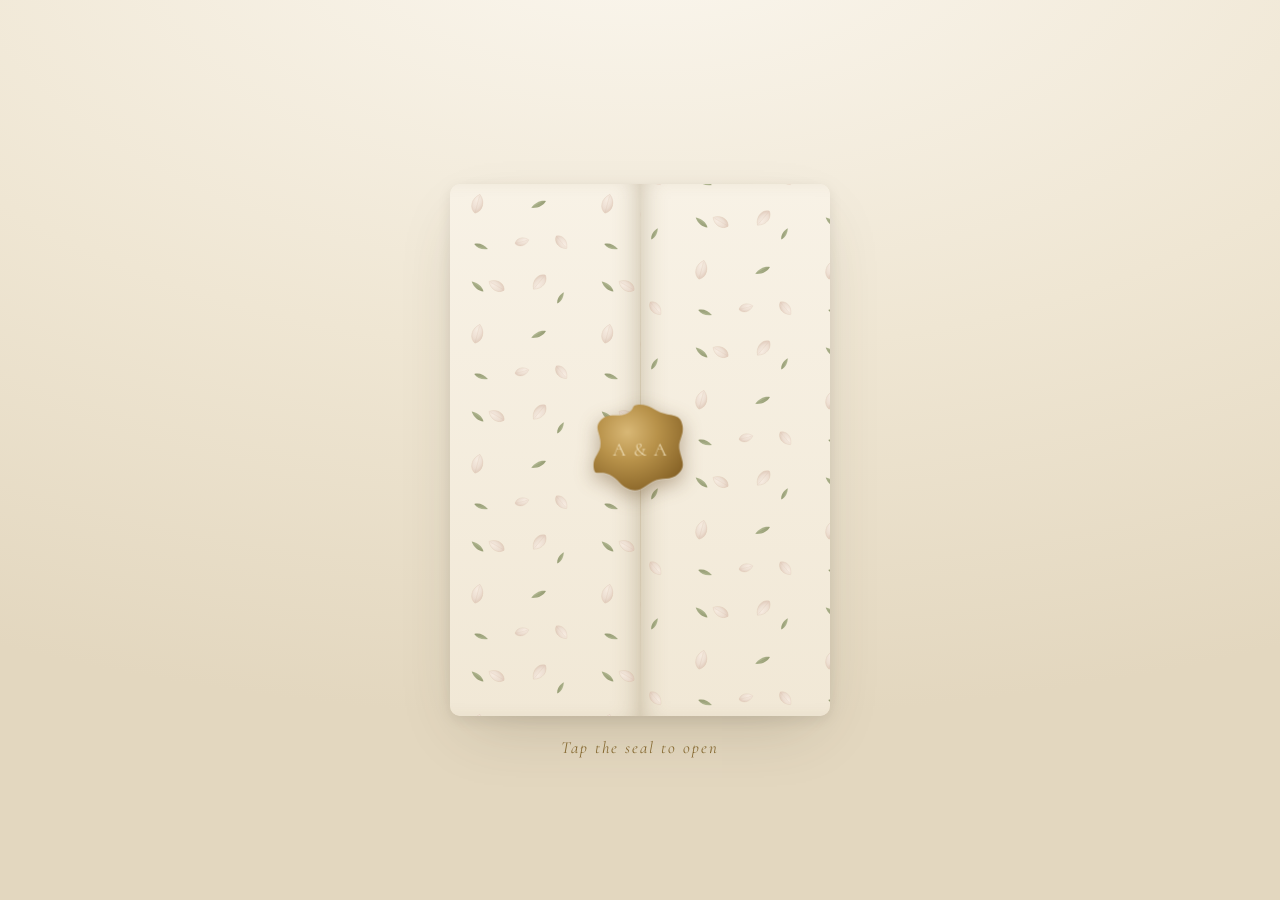
<file: index.html>
<!DOCTYPE html>
<html lang="en">
<head>
  <meta charset="UTF-8" />
  <meta name="viewport" content="width=device-width, initial-scale=1.0" />
  <title>Amna &amp; Adil — Nikkah Invitation</title>
  <meta name="description" content="You are cordially invited to the Nikkah of Amna &amp; Adil." />

  <link rel="preconnect" href="https://fonts.googleapis.com" />
  <link rel="preconnect" href="https://fonts.gstatic.com" crossorigin />
  <link href="https://fonts.googleapis.com/css2?family=Cormorant+Garamond:ital,wght@0,400;0,500;0,600;1,400;1,500&family=Pinyon+Script&family=Cormorant:wght@300;500;600&family=Amiri:wght@400;700&family=EB+Garamond:ital@0;1&display=swap" rel="stylesheet" />

  <link rel="stylesheet" href="styles.css" />
</head>
<body>

  <main class="stage" id="stage">

    <!-- ================= ENVELOPE ================= -->
    <section class="envelope-scene" id="scene">
      <p class="open-hint" id="hint">Tap the seal to open</p>

      <div class="envelope" id="envelope" role="button" tabindex="0" aria-label="Open the invitation">
        <div class="door door-left">
          <div class="leaf-field"></div>
        </div>
        <div class="door door-right">
          <div class="leaf-field"></div>
        </div>
        <div class="seam" aria-hidden="true"></div>

        <!-- personalised addressee (filled from the invite link) -->
        <div class="env-to" id="envTo" hidden>
          <span class="env-to-label">To</span>
          <span class="env-to-name" id="envToName"></span>
        </div>

        <!-- gold wax seal -->
        <div class="seal" id="seal" aria-hidden="true">
          <svg viewBox="0 0 100 100" class="seal-svg">
            <defs>
              <radialGradient id="wax" cx="38%" cy="32%" r="75%">
                <stop offset="0%" stop-color="#d9b876"/>
                <stop offset="45%" stop-color="#b8924a"/>
                <stop offset="100%" stop-color="#876327"/>
              </radialGradient>
            </defs>
            <path class="seal-blob" fill="url(#wax)" d="M50 4c10 0 14 6 24 9s17 1 19 12-5 15-3 25 7 16-1 24-17 3-26 8-13 11-23 8-11-10-21-15S4 78 3 67s8-14 7-25S3 27 11 19s17-1 26-6S40 4 50 4z"/>
            <text x="50" y="50" dx="0.9" text-anchor="middle" dominant-baseline="central"
                  font-family="'Cormorant', 'Cormorant Garamond', serif" font-weight="300"
                  font-size="19" fill="#f6e8c6" opacity="0.92" letter-spacing="1.8">A &amp; A</text>
          </svg>
        </div>
      </div>
    </section>

    <!-- ================= INVITATION CARD ================= -->
    <article class="card" id="card" aria-hidden="true">
      <div class="card-bg" aria-hidden="true"></div>
      <div class="card-frame" aria-hidden="true"></div>

      <!-- intricate gold arch -->
      <div class="arch" aria-hidden="true"></div>

      <!-- faint mosque silhouette + bottom floral cluster -->
      <div class="mosque" aria-hidden="true"></div>
      <div class="florals-bottom" aria-hidden="true"></div>

      <div class="card-content">
        <p class="bismillah">بِسْمِ اللَّهِ الرَّحْمَٰنِ الرَّحِيمِ</p>

        <p class="blessing">With the blessings of Allah,<br />we request the honour of your presence<br />at the Nikkah of</p>

        <h1 class="names">
          <span class="name">Amna Mughal</span>
          <span class="amp">&amp;</span>
          <span class="name">Adil Kapadia</span>
        </h1>

        <div class="when">
          <span class="w-month">March</span>
          <span class="w-day">25</span>
          <span class="w-year">2027</span>
        </div>
        <p class="when-sub">Thursday, at 2:00 in the afternoon</p>

        <p class="venue">Mosque</p>

        <button class="rsvp-btn" id="rsvpBtn" type="button" hidden>RSVP</button>
      </div>
    </article>

    <button class="reset-btn" id="reset" type="button" hidden>Close invitation</button>

    <!-- ================= RSVP MODAL ================= -->
    <div class="rsvp-modal" id="rsvpModal" hidden>
      <div class="rsvp-backdrop" id="rsvpBackdrop"></div>
      <div class="rsvp-box" role="dialog" aria-modal="true" aria-labelledby="rsvpName">
        <button class="rsvp-close" id="rsvpClose" type="button" aria-label="Close">&times;</button>

        <p class="rsvp-eyebrow">Kindly Respond</p>
        <h2 class="rsvp-name" id="rsvpName">&nbsp;</h2>
        <p class="rsvp-invited" id="rsvpInvited"></p>

        <div class="rsvp-choice">
          <button class="choice-btn" data-choice="accepted" id="btnAccept" type="button">Joyfully Accept</button>
          <button class="choice-btn" data-choice="declined" id="btnDecline" type="button">Regretfully Decline</button>
        </div>

        <div class="rsvp-seats" id="rsvpSeats" hidden>
          <label for="seatCount">Guests attending</label>
          <div class="seat-stepper">
            <button type="button" id="seatMinus" aria-label="Fewer">&minus;</button>
            <span id="seatCount">1</span>
            <button type="button" id="seatPlus" aria-label="More">+</button>
          </div>
        </div>

        <textarea class="rsvp-note" id="rsvpNote" rows="2" placeholder="A note for the couple (optional)"></textarea>

        <button class="rsvp-submit" id="rsvpSubmit" type="button" disabled>Send RSVP</button>
        <p class="rsvp-feedback" id="rsvpFeedback" aria-live="polite"></p>
      </div>
    </div>
  </main>

  <script src="script.js"></script>
  <script type="module" src="js/invite.js"></script>
</body>
</html>
</file>
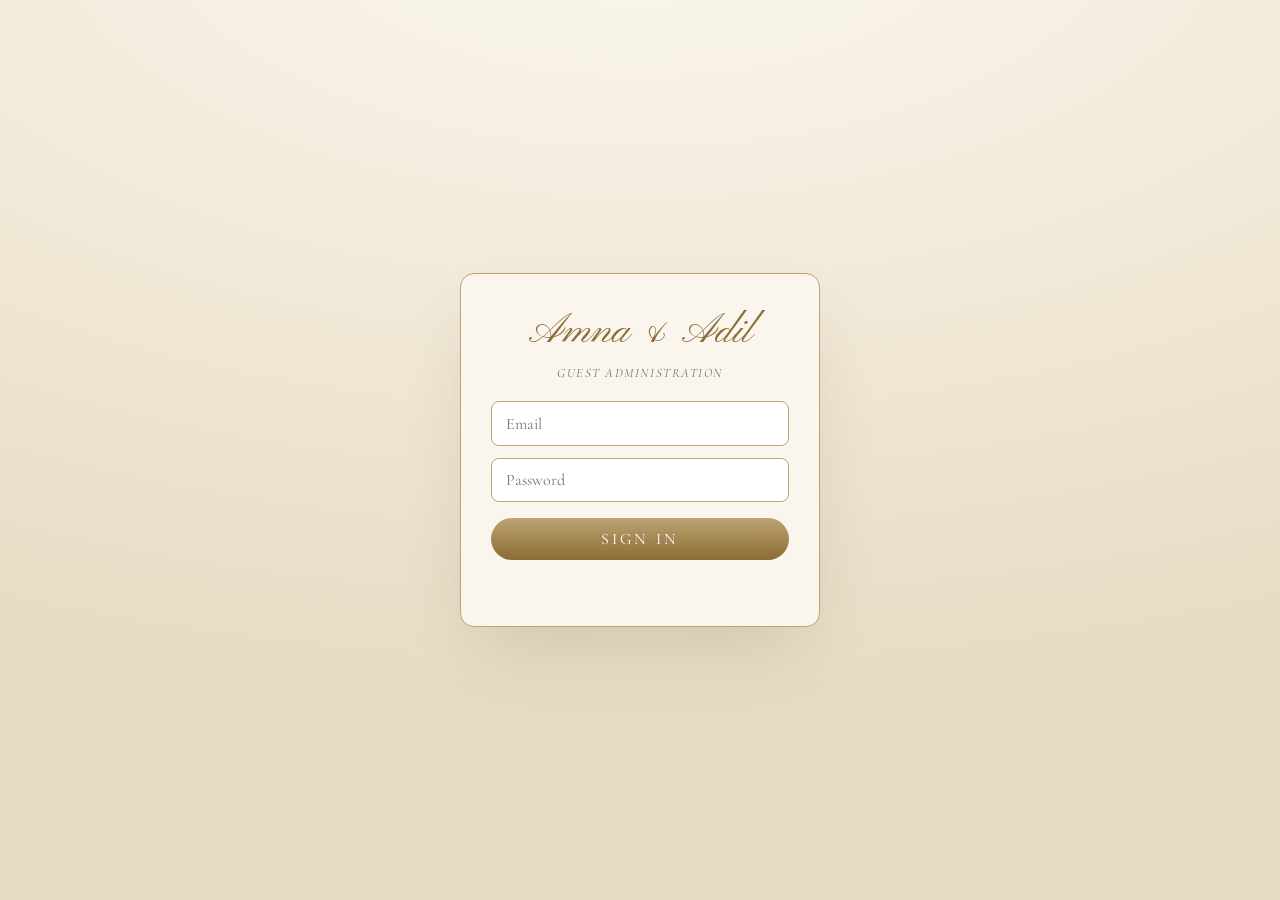
<file: admin.html>
<!DOCTYPE html>
<html lang="en">
<head>
  <meta charset="UTF-8" />
  <meta name="viewport" content="width=device-width, initial-scale=1.0" />
  <title>Guest Admin — Amna &amp; Adil</title>
  <link rel="preconnect" href="https://fonts.googleapis.com" />
  <link rel="preconnect" href="https://fonts.gstatic.com" crossorigin />
  <link href="https://fonts.googleapis.com/css2?family=Cormorant+Garamond:ital,wght@0,400;0,500;0,600;1,400&family=Pinyon+Script&display=swap" rel="stylesheet" />
  <link rel="stylesheet" href="admin.css" />
</head>
<body>

  <!-- ============ LOGIN ============ -->
  <section class="login-screen" id="loginScreen">
    <form class="login-card" id="loginForm">
      <h1 class="login-title">Amna &amp; Adil</h1>
      <p class="login-sub">Guest Administration</p>
      <input type="email" id="loginEmail" placeholder="Email" autocomplete="username" required />
      <input type="password" id="loginPassword" placeholder="Password" autocomplete="current-password" required />
      <button type="submit" id="loginBtn">Sign in</button>
      <p class="login-error" id="loginError" aria-live="polite"></p>
    </form>
  </section>

  <!-- ============ DASHBOARD ============ -->
  <main class="dash" id="dash" hidden>
    <header class="dash-head">
      <div>
        <h1 class="dash-title">Guest List</h1>
        <p class="dash-sub">Nikkah of Amna &amp; Adil</p>
      </div>
      <button class="signout" id="signout" type="button">Sign out</button>
    </header>

    <!-- summary -->
    <section class="cards" id="cards">
      <div class="stat"><span class="stat-num" id="sInvites">0</span><span class="stat-label">Invites</span></div>
      <div class="stat"><span class="stat-num" id="sSeats">0</span><span class="stat-label">Seats invited</span></div>
      <div class="stat"><span class="stat-num" id="sConfirmed">0</span><span class="stat-label">Seats confirmed</span></div>
      <div class="stat"><span class="stat-num" id="sAccepted">0</span><span class="stat-label">Accepted</span></div>
      <div class="stat"><span class="stat-num" id="sDeclined">0</span><span class="stat-label">Declined</span></div>
      <div class="stat"><span class="stat-num" id="sPending">0</span><span class="stat-label">Pending</span></div>
    </section>

    <!-- add guest -->
    <form class="add-form" id="addForm">
      <input type="text" id="addName" placeholder="Guest / family name" required />
      <label class="add-seats">
        Invited
        <input type="number" id="addCount" min="1" value="2" required />
      </label>
      <button type="submit" id="addBtn">Add guest</button>
      <p class="add-error" id="addError" aria-live="polite"></p>
    </form>

    <!-- table -->
    <div class="table-wrap">
      <table class="guest-table">
        <thead>
          <tr>
            <th>Name</th>
            <th>Invited</th>
            <th>Status</th>
            <th>Confirmed</th>
            <th class="col-hide">Added</th>
            <th class="col-hide">Responded</th>
            <th class="col-hide">Note</th>
            <th>Invite link</th>
            <th></th>
          </tr>
        </thead>
        <tbody id="guestRows"></tbody>
      </table>
      <p class="empty-state" id="emptyState" hidden>No guests yet — add your first above.</p>
    </div>
  </main>

  <p class="config-warning" id="configWarning" hidden>
    ⚠️ Supabase isn't configured yet. Add your project URL and anon key in <code>js/config.js</code>.
  </p>

  <script type="module" src="admin.js"></script>
</body>
</html>
</file>
<file: styles.css>
/* ============================================================
   Amna & Adil — Nikkah Invitation
   Palette
   ------------------------------------------------------------ */
:root {
  --cream:      #f7f1e6;
  --cream-deep: #efe6d3;
  --paper:      #f6efe1;
  --gold:       #a98c54;        /* muted antique gold */
  --gold-soft:  #bda473;
  --gold-deep:  #8a6c34;
  --ink:        #5a503e;
  --ink-soft:   #7a6f59;
  --sage:       #9aa07a;
  --shadow:     rgba(74, 64, 40, 0.22);
}

* { box-sizing: border-box; margin: 0; padding: 0; }
[hidden] { display: none !important; }   /* keep the hidden attribute authoritative */

html, body { height: 100%; }

body {
  min-height: 100%;
  font-family: 'Cormorant Garamond', 'EB Garamond', Georgia, serif;
  color: var(--ink);
  background:
    radial-gradient(120% 90% at 50% -10%, #fbf7ef 0%, #efe6d3 55%, #e3d7bf 100%);
  display: flex;
  align-items: center;
  justify-content: center;
  overflow-x: hidden;
  -webkit-font-smoothing: antialiased;
}

.stage {
  position: relative;
  width: 100%;
  min-height: 100vh;
  display: grid;
  place-items: center;          /* envelope + card stack in the same cell */
  perspective: 1600px;
  padding: 24px 14px;
}
.envelope-scene,
.card { grid-area: 1 / 1; }

/* ============================================================
   ENVELOPE SCENE
   ------------------------------------------------------------ */
.envelope-scene {
  position: relative;
  width: min(86vw, 380px);
  aspect-ratio: 5 / 7;
  display: flex;
  align-items: center;
  justify-content: center;
  transition: opacity 0.8s ease, transform 0.8s ease;
}

.open-hint {
  position: absolute;
  bottom: -42px;
  left: 50%;
  transform: translateX(-50%);
  font-family: 'Cormorant Garamond', serif;
  font-style: italic;
  font-size: 1.05rem;
  letter-spacing: 0.12em;
  color: var(--gold-deep);
  white-space: nowrap;
  animation: breathe 2.6s ease-in-out infinite;
}
@keyframes breathe { 0%,100%{opacity:.55} 50%{opacity:1} }

.envelope {
  position: relative;
  width: 100%;
  height: 100%;
  cursor: pointer;
  border-radius: 10px;
  box-shadow: 0 24px 60px -18px var(--shadow), 0 4px 14px rgba(0,0,0,.08);
  transform-style: preserve-3d;
  outline: none;
}
.envelope:focus-visible { box-shadow: 0 0 0 3px var(--gold-soft), 0 24px 60px -18px var(--shadow); }

/* the two doors */
.door {
  position: absolute;
  top: 0;
  width: 50%;
  height: 100%;
  background: linear-gradient(180deg, #f8f2e6 0%, #f1e8d6 100%);
  overflow: hidden;
  backface-visibility: hidden;
  transition: transform 1.25s cubic-bezier(.66,.01,.2,1), box-shadow 1.25s ease;
  z-index: 3;
}
.door-left  { left: 0;  transform-origin: left center;  border-radius: 10px 0 0 10px; box-shadow: inset -16px 0 26px -16px rgba(110,90,50,.35); }
.door-right { right: 0; transform-origin: right center; border-radius: 0 10px 10px 0; box-shadow: inset 16px 0 26px -16px rgba(110,90,50,.35); }

/* scattered leaf field inside each door */
.leaf-field {
  position: absolute;
  inset: 0;
  background-image: url('assets/petals.svg');
  background-size: 130px 130px;
  background-repeat: repeat;
  opacity: 0.92;
}
.door-right .leaf-field { background-position: 34px 66px; }

/* center seam */
.seam {
  position: absolute;
  top: 4%;
  left: 50%;
  width: 1px;
  height: 92%;
  transform: translateX(-50%);
  background: linear-gradient(180deg, transparent, rgba(138,106,47,.35), transparent);
  z-index: 4;
}

/* wax seal */
.seal {
  position: absolute;
  top: 50%;
  left: 50%;
  width: 26%;
  transform: translate(-50%, -50%);
  z-index: 6;
  filter: drop-shadow(0 6px 10px rgba(90,60,20,.4));
  transition: transform .7s ease, opacity .6s ease;
}
.seal-svg { width: 100%; height: auto; display: block; }
.seal-blob { filter: drop-shadow(0 1px 0 rgba(255,255,255,.25)); }

/* ---- opened state ---- */
.envelope.is-open .door-left  { transform: rotateY(-118deg); box-shadow: inset -16px 0 40px -10px rgba(110,90,50,.5); }
.envelope.is-open .door-right { transform: rotateY(118deg);  box-shadow: inset 16px 0 40px -10px rgba(110,90,50,.5); }
.envelope.is-open .seal { transform: translate(-50%, -50%) scale(.2); opacity: 0; }
.envelope.is-open .seam { opacity: 0; transition: opacity .3s ease; }

.envelope-scene.gone { opacity: 0; transform: scale(.92); pointer-events: none; }

/* ============================================================
   INVITATION CARD
   ------------------------------------------------------------ */
.card {
  position: relative;
  width: min(93vw, 480px);
  aspect-ratio: 400 / 520;       /* match the arch artwork (wider & shorter) */
  max-width: calc(100vw - 18px);
  display: none;                 /* toggled by JS */
  border-radius: 16px;
  overflow: hidden;
  box-shadow: 0 40px 90px -28px var(--shadow), 0 8px 22px rgba(0,0,0,.1);
  opacity: 0;
  transform: translateY(60px) scale(.9);
  will-change: opacity, transform, filter;
}
.card.show {
  display: block;
  animation: cardRise 1.5s cubic-bezier(.16,.84,.3,1) both;
}
@keyframes cardRise {
  0%   { opacity: 0; transform: translateY(70px) scale(.9);  filter: blur(7px); }
  55%  { opacity: 1; }
  100% { opacity: 1; transform: translateY(0)    scale(1);  filter: blur(0); }
}

.card-bg {
  position: absolute;
  inset: 0;
  background:
    /* warm watercolour clouds */
    radial-gradient(38% 30% at 18% 12%, rgba(206,184,150,.30), transparent 70%),
    radial-gradient(40% 34% at 84% 18%, rgba(200,176,148,.26), transparent 72%),
    radial-gradient(46% 30% at 50% 96%, rgba(196,170,140,.30), transparent 72%),
    radial-gradient(130% 90% at 50% 0%, #fcf8ef 0%, #f5ecdb 55%, #ece0c9 100%);
  background-color: var(--paper);
}
/* faint gold speckle */
.card-bg::after {
  content: "";
  position: absolute;
  inset: 0;
  background-image:
    radial-gradient(circle, rgba(150,120,60,.5) 0.7px, transparent 1px),
    radial-gradient(circle, rgba(150,120,60,.35) 0.6px, transparent 1px);
  background-size: 46px 46px, 73px 67px;
  background-position: 0 0, 23px 31px;
  opacity: 0.5;
  mask-image: radial-gradient(120% 95% at 50% 5%, #000 0%, transparent 62%);
  -webkit-mask-image: radial-gradient(120% 95% at 50% 5%, #000 0%, transparent 62%);
}

/* thin inner card border */
.card-frame {
  position: absolute;
  inset: 12px;
  border: 1px solid rgba(168,140,84,.45);
  border-radius: 9px;
  pointer-events: none;
  z-index: 1;
}

/* intricate gold arch */
.arch {
  position: absolute;
  inset: 0;
  background: url('assets/arch.svg') no-repeat center top / 100% 100%;
  pointer-events: none;
  z-index: 2;
  filter: drop-shadow(0 6px 10px rgba(120,95,45,.16));
}

/* faint mosque silhouette behind the bottom florals */
.mosque {
  position: absolute;
  left: 50%;
  bottom: 5%;
  width: 42%;
  aspect-ratio: 300/180;
  transform: translateX(-50%);
  background: url('assets/mosque.svg') no-repeat center bottom / contain;
  opacity: 0.55;
  pointer-events: none;
  z-index: 3;
}

/* bottom floral garland — spans the full width */
.florals-bottom {
  position: absolute;
  left: 0;
  right: 0;
  bottom: 0;
  height: 46%;
  background: url('assets/florals-bottom.svg') no-repeat center bottom;
  background-size: 100% auto;
  pointer-events: none;
  z-index: 4;
  filter: drop-shadow(0 5px 7px rgba(120,100,60,.14));
}

/* ---- content (sits inside the arch opening) ---- */
.card-content {
  position: absolute;
  z-index: 5;
  left: 18%;
  right: 18%;
  top: 23%;
  bottom: 31%;
  display: flex;
  flex-direction: column;
  align-items: center;
  text-align: center;
  justify-content: flex-start;
  gap: 0.34em;
}

.bismillah {
  font-family: 'Amiri', serif;
  font-size: clamp(.82rem, 3.4vw, 1.15rem);
  color: var(--gold-deep);
  line-height: 1.5;
  padding-top: 0.15em;
  direction: rtl;
}

.blessing {
  font-size: clamp(.72rem, 2.5vw, .9rem);
  color: var(--ink-soft);
  line-height: 1.4;
  letter-spacing: .01em;
  margin-top: .15em;
}

.names {
  display: flex;
  flex-direction: column;
  align-items: center;
  line-height: 1.0;
  margin: .12em 0 .05em;
}
.name {
  font-family: 'Pinyon Script', cursive;
  font-size: clamp(1.55rem, 7vw, 2.4rem);
  font-weight: 400;
  color: var(--gold-deep);
  background: linear-gradient(180deg, #b69a63 0%, #9c7f44 55%, #856830 100%);
  -webkit-background-clip: text;
  background-clip: text;
  -webkit-text-fill-color: transparent;
  line-height: 1.02;
  white-space: nowrap;
}
.amp {
  font-family: 'Pinyon Script', cursive;
  font-size: clamp(.95rem, 4vw, 1.4rem);
  color: var(--gold);
  margin: -.14em 0;
}

.when {
  display: flex;
  align-items: center;
  justify-content: center;
  gap: .55em;
  margin-top: .35em;
  color: var(--ink);
  letter-spacing: .12em;
  text-transform: uppercase;
}
.w-month, .w-year {
  font-size: clamp(.68rem, 2.5vw, .88rem);
  font-weight: 600;
  color: var(--ink-soft);
}
.w-day {
  font-family: 'Cormorant', 'Cormorant Garamond', serif;
  font-size: clamp(1.25rem, 5vw, 1.7rem);
  font-weight: 600;
  color: var(--gold-deep);
  letter-spacing: 0;
  padding: 0 .42em;
  border-left: 1px solid var(--gold-soft);
  border-right: 1px solid var(--gold-soft);
  line-height: 1;
}
.when-sub {
  font-size: clamp(.68rem, 2.4vw, .85rem);
  color: var(--ink-soft);
  letter-spacing: .04em;
  margin-top: .12em;
}
.venue {
  font-size: clamp(.72rem, 2.5vw, .9rem);
  color: var(--ink);
  line-height: 1.38;
  letter-spacing: .06em;
  text-transform: uppercase;
  margin-top: .45em;
}

.rsvp-btn {
  margin-top: .7em;
  display: inline-block;
  padding: .4em 1.8em;
  font-family: 'Cormorant Garamond', serif;
  font-size: clamp(.72rem, 2.5vw, .88rem);
  letter-spacing: .24em;
  text-transform: uppercase;
  text-decoration: none;
  color: var(--gold-deep);
  border: 1px solid var(--gold-soft);
  border-radius: 999px;
  background: linear-gradient(180deg, rgba(255,255,255,.55), rgba(247,240,228,.35));
  transition: all .35s ease;
}
.rsvp-btn:hover {
  color: #fff;
  background: linear-gradient(180deg, var(--gold-soft), var(--gold-deep));
  border-color: var(--gold-deep);
  box-shadow: 0 8px 20px -8px rgba(138,106,47,.5);
}

/* close / reset */
.reset-btn {
  position: fixed;
  bottom: 22px;
  left: 50%;
  transform: translateX(-50%);
  font-family: 'Cormorant Garamond', serif;
  font-style: italic;
  font-size: .95rem;
  letter-spacing: .1em;
  color: var(--gold-deep);
  background: transparent;
  border: none;
  cursor: pointer;
  opacity: .7;
  transition: opacity .3s ease;
  z-index: 20;
}
.reset-btn:hover { opacity: 1; }

/* ============================================================
   Personalised addressee on the envelope
   ------------------------------------------------------------ */
.env-to {
  position: absolute;
  top: 12%;
  left: 50%;
  transform: translateX(-50%);
  z-index: 5;
  text-align: center;
  width: 80%;
  pointer-events: none;
}
.env-to-label {
  display: block;
  font-family: 'Cormorant Garamond', serif;
  font-style: italic;
  font-size: .8rem;
  letter-spacing: .22em;
  text-transform: uppercase;
  color: var(--gold-deep);
  opacity: .8;
}
.env-to-name {
  display: block;
  font-family: 'Pinyon Script', cursive;
  font-size: clamp(1.5rem, 7vw, 2.1rem);
  line-height: 1.1;
  color: var(--gold-deep);
}

/* ============================================================
   RSVP modal
   ------------------------------------------------------------ */
.rsvp-modal {
  position: fixed;
  inset: 0;
  z-index: 40;
  display: grid;
  place-items: center;
  padding: 20px;
}
.rsvp-backdrop {
  position: absolute;
  inset: 0;
  background: rgba(58, 46, 26, 0.5);
  backdrop-filter: blur(3px);
  animation: fadeIn .3s ease;
}
.rsvp-box {
  position: relative;
  width: min(92vw, 400px);
  background:
    radial-gradient(120% 90% at 50% 0%, #fdfaf3 0%, #f6efe1 70%, #efe5d1 100%);
  border: 1px solid var(--gold-soft);
  border-radius: 14px;
  box-shadow: 0 30px 70px -20px var(--shadow);
  padding: 30px 26px 26px;
  text-align: center;
  animation: popIn .4s cubic-bezier(.2,.8,.3,1);
}
@keyframes fadeIn { from { opacity: 0; } }
@keyframes popIn { from { opacity: 0; transform: translateY(14px) scale(.96); } }

.rsvp-close {
  position: absolute;
  top: 8px; right: 12px;
  font-size: 1.6rem;
  line-height: 1;
  color: var(--ink-soft);
  background: none;
  border: none;
  cursor: pointer;
  opacity: .6;
}
.rsvp-close:hover { opacity: 1; }

.rsvp-eyebrow {
  font-family: 'Cormorant Garamond', serif;
  font-style: italic;
  letter-spacing: .2em;
  text-transform: uppercase;
  font-size: .82rem;
  color: var(--gold-deep);
}
.rsvp-name {
  font-family: 'Pinyon Script', cursive;
  font-weight: 400;
  font-size: clamp(1.9rem, 9vw, 2.6rem);
  line-height: 1.05;
  color: var(--gold-deep);
  margin: .1em 0 .15em;
}
.rsvp-invited {
  font-size: .95rem;
  color: var(--ink-soft);
  margin-bottom: 1.1em;
}

.rsvp-choice {
  display: flex;
  gap: 10px;
  margin-bottom: 1em;
}
.choice-btn {
  flex: 1;
  padding: .7em .5em;
  font-family: 'Cormorant Garamond', serif;
  font-size: .95rem;
  letter-spacing: .04em;
  color: var(--ink);
  background: rgba(255,255,255,.5);
  border: 1px solid var(--gold-soft);
  border-radius: 8px;
  cursor: pointer;
  transition: all .25s ease;
}
.choice-btn:hover { border-color: var(--gold-deep); }
.choice-btn.selected {
  color: #fff;
  background: linear-gradient(180deg, var(--gold-soft), var(--gold-deep));
  border-color: var(--gold-deep);
}

.rsvp-seats {
  display: flex;
  align-items: center;
  justify-content: space-between;
  margin-bottom: 1em;
  padding: .35em .2em;
}
.rsvp-seats label {
  font-size: .95rem;
  color: var(--ink-soft);
}
.seat-stepper {
  display: flex;
  align-items: center;
  gap: 14px;
}
.seat-stepper button {
  width: 32px; height: 32px;
  font-size: 1.2rem;
  line-height: 1;
  color: var(--gold-deep);
  background: rgba(255,255,255,.6);
  border: 1px solid var(--gold-soft);
  border-radius: 50%;
  cursor: pointer;
}
.seat-stepper button:disabled { opacity: .35; cursor: default; }
#seatCount { font-size: 1.25rem; min-width: 1.2em; color: var(--ink); }

.rsvp-note {
  width: 100%;
  font-family: 'Cormorant Garamond', serif;
  font-size: .95rem;
  color: var(--ink);
  padding: .6em .7em;
  border: 1px solid var(--gold-soft);
  border-radius: 8px;
  background: rgba(255,255,255,.5);
  resize: vertical;
  margin-bottom: 1em;
}
.rsvp-note:focus { outline: none; border-color: var(--gold-deep); }

.rsvp-submit {
  width: 100%;
  padding: .7em;
  font-family: 'Cormorant Garamond', serif;
  font-size: 1rem;
  letter-spacing: .2em;
  text-transform: uppercase;
  color: #fff;
  background: linear-gradient(180deg, var(--gold-soft), var(--gold-deep));
  border: none;
  border-radius: 999px;
  cursor: pointer;
  transition: opacity .25s ease;
}
.rsvp-submit:disabled { opacity: .45; cursor: default; }
.rsvp-feedback { min-height: 1.2em; margin-top: .7em; font-size: .92rem; color: var(--ink-soft); }
.rsvp-feedback.success { color: #4f7a4a; }
.rsvp-feedback.error { color: #a8453f; }

/* ============================================================
   Responsive
   ------------------------------------------------------------ */
@media (prefers-reduced-motion: reduce) {
  .door, .seal, .card.show, .open-hint { animation: none !important; transition: opacity .4s ease !important; }
}
</file>
<file: admin.css>
:root {
  --cream:      #f7f1e6;
  --paper:      #faf6ee;
  --gold:       #a98c54;
  --gold-soft:  #bda473;
  --gold-deep:  #8a6c34;
  --ink:        #4b4233;
  --ink-soft:   #7a6f59;
  --line:       #e3d8bf;
  --shadow:     rgba(74, 64, 40, 0.18);
}
* { box-sizing: border-box; margin: 0; padding: 0; }
[hidden] { display: none !important; }
body {
  font-family: 'Cormorant Garamond', Georgia, serif;
  color: var(--ink);
  background:
    radial-gradient(130% 90% at 50% -10%, #fbf7ef 0%, #efe6d3 60%, #e6dac1 100%);
  min-height: 100vh;
  -webkit-font-smoothing: antialiased;
}

/* ---------- login ---------- */
.login-screen { min-height: 100vh; display: grid; place-items: center; padding: 24px; }
.login-card {
  width: min(92vw, 360px);
  background: var(--paper);
  border: 1px solid var(--gold-soft);
  border-radius: 14px;
  box-shadow: 0 30px 70px -22px var(--shadow);
  padding: 38px 30px;
  text-align: center;
  display: flex;
  flex-direction: column;
  gap: 12px;
}
.login-title { font-family: 'Pinyon Script', cursive; font-weight: 400; font-size: 2.6rem; color: var(--gold-deep); line-height: 1; }
.login-sub { font-style: italic; letter-spacing: .12em; text-transform: uppercase; font-size: .8rem; color: var(--ink-soft); margin-bottom: 8px; }
.login-card input {
  font-family: inherit; font-size: 1rem; padding: .7em .9em;
  border: 1px solid var(--gold-soft); border-radius: 8px; background: #fff; color: var(--ink);
}
.login-card input:focus { outline: none; border-color: var(--gold-deep); }
.login-card button {
  margin-top: 4px; padding: .7em; font-family: inherit; font-size: 1rem;
  letter-spacing: .18em; text-transform: uppercase; color: #fff;
  background: linear-gradient(180deg, var(--gold-soft), var(--gold-deep));
  border: none; border-radius: 999px; cursor: pointer;
}
.login-error { color: #a8453f; font-size: .9rem; min-height: 1.1em; }

/* ---------- dashboard ---------- */
.dash { max-width: 1040px; margin: 0 auto; padding: 32px 20px 80px; }
.dash-head { display: flex; align-items: flex-end; justify-content: space-between; margin-bottom: 22px; }
.dash-title { font-family: 'Pinyon Script', cursive; font-weight: 400; font-size: 2.6rem; color: var(--gold-deep); line-height: 1; }
.dash-sub { font-style: italic; color: var(--ink-soft); }
.signout {
  font-family: inherit; font-size: .9rem; letter-spacing: .1em; text-transform: uppercase;
  color: var(--gold-deep); background: none; border: 1px solid var(--gold-soft);
  border-radius: 999px; padding: .45em 1.2em; cursor: pointer;
}
.signout:hover { background: rgba(189,164,115,.15); }

/* summary cards */
.cards { display: grid; grid-template-columns: repeat(6, 1fr); gap: 12px; margin-bottom: 24px; }
.stat {
  background: var(--paper); border: 1px solid var(--line); border-radius: 12px;
  padding: 16px 10px; text-align: center;
}
.stat-num { display: block; font-size: 1.9rem; font-weight: 600; color: var(--gold-deep); line-height: 1; }
.stat-label { font-size: .82rem; letter-spacing: .04em; color: var(--ink-soft); }

/* add form */
.add-form {
  display: flex; flex-wrap: wrap; align-items: center; gap: 12px;
  background: var(--paper); border: 1px solid var(--line); border-radius: 12px;
  padding: 14px 16px; margin-bottom: 22px;
}
.add-form input[type="text"] {
  flex: 1; min-width: 200px; font-family: inherit; font-size: 1rem; padding: .55em .8em;
  border: 1px solid var(--gold-soft); border-radius: 8px; background: #fff;
}
.add-seats { display: flex; align-items: center; gap: 8px; font-size: .95rem; color: var(--ink-soft); }
.add-seats input { width: 64px; font-family: inherit; font-size: 1rem; padding: .55em; text-align: center; border: 1px solid var(--gold-soft); border-radius: 8px; background: #fff; }
.add-form input:focus { outline: none; border-color: var(--gold-deep); }
.add-form button {
  font-family: inherit; font-size: .95rem; letter-spacing: .12em; text-transform: uppercase; color: #fff;
  background: linear-gradient(180deg, var(--gold-soft), var(--gold-deep)); border: none;
  border-radius: 999px; padding: .6em 1.5em; cursor: pointer;
}
.add-error { flex-basis: 100%; color: #a8453f; font-size: .9rem; min-height: 0; }

/* table */
.table-wrap { background: var(--paper); border: 1px solid var(--line); border-radius: 12px; overflow: hidden; }
.guest-table { width: 100%; border-collapse: collapse; font-size: .98rem; }
.guest-table thead th {
  text-align: left; font-weight: 600; font-size: .8rem; letter-spacing: .08em; text-transform: uppercase;
  color: var(--ink-soft); padding: 14px 14px; border-bottom: 1px solid var(--line); background: #f1e9d8;
}
.guest-table td { padding: 13px 14px; border-bottom: 1px solid var(--line); vertical-align: middle; }
.guest-table tr:last-child td { border-bottom: none; }
.guest-table .num { text-align: center; font-variant-numeric: tabular-nums; }
.guest-table .note { color: var(--ink-soft); max-width: 200px; }
.row-error { color: #a8453f; padding: 20px; text-align: center; }

.badge { display: inline-block; padding: .25em .8em; border-radius: 999px; font-size: .82rem; letter-spacing: .03em; }
.badge.pending  { background: #efe6d0; color: #8a784a; }
.badge.accepted { background: #dcebd6; color: #4f7a4a; }
.badge.declined { background: #f0dcd8; color: #a8534a; }

.link-btn {
  font-family: inherit; font-size: .88rem; color: var(--gold-deep);
  background: none; border: 1px solid var(--gold-soft); border-radius: 999px;
  padding: .35em .9em; cursor: pointer; white-space: nowrap;
}
.link-btn:hover { background: rgba(189,164,115,.15); }
.row-actions { white-space: nowrap; text-align: right; }
.icon-btn { font-size: 1rem; background: none; border: none; cursor: pointer; opacity: .6; padding: 2px 5px; }
.icon-btn:hover { opacity: 1; }

.guest-table .date { color: var(--ink-soft); white-space: nowrap; font-variant-numeric: tabular-nums; }

/* inline edit inputs */
tr.editing td { background: #fbf6ea; }
.edit-name, .edit-invited {
  font-family: inherit; font-size: .98rem; color: var(--ink);
  border: 1px solid var(--gold-soft); border-radius: 6px; padding: .35em .5em; background: #fff;
}
.edit-name { width: 100%; }
.edit-invited { width: 64px; text-align: center; }
.edit-name:focus, .edit-invited:focus { outline: none; border-color: var(--gold-deep); }

.empty-state { padding: 28px; text-align: center; color: var(--ink-soft); font-style: italic; }

.config-warning {
  position: fixed; bottom: 0; left: 0; right: 0; text-align: center;
  background: #fbeede; color: #8a6a2f; padding: 8px; font-size: .9rem; border-top: 1px solid var(--gold-soft);
}
.config-warning code { background: rgba(0,0,0,.06); padding: 1px 5px; border-radius: 4px; }

@media (max-width: 860px) {
  .cards { grid-template-columns: repeat(3, 1fr); }
  .guest-table .col-hide { display: none; }
}
</file>
